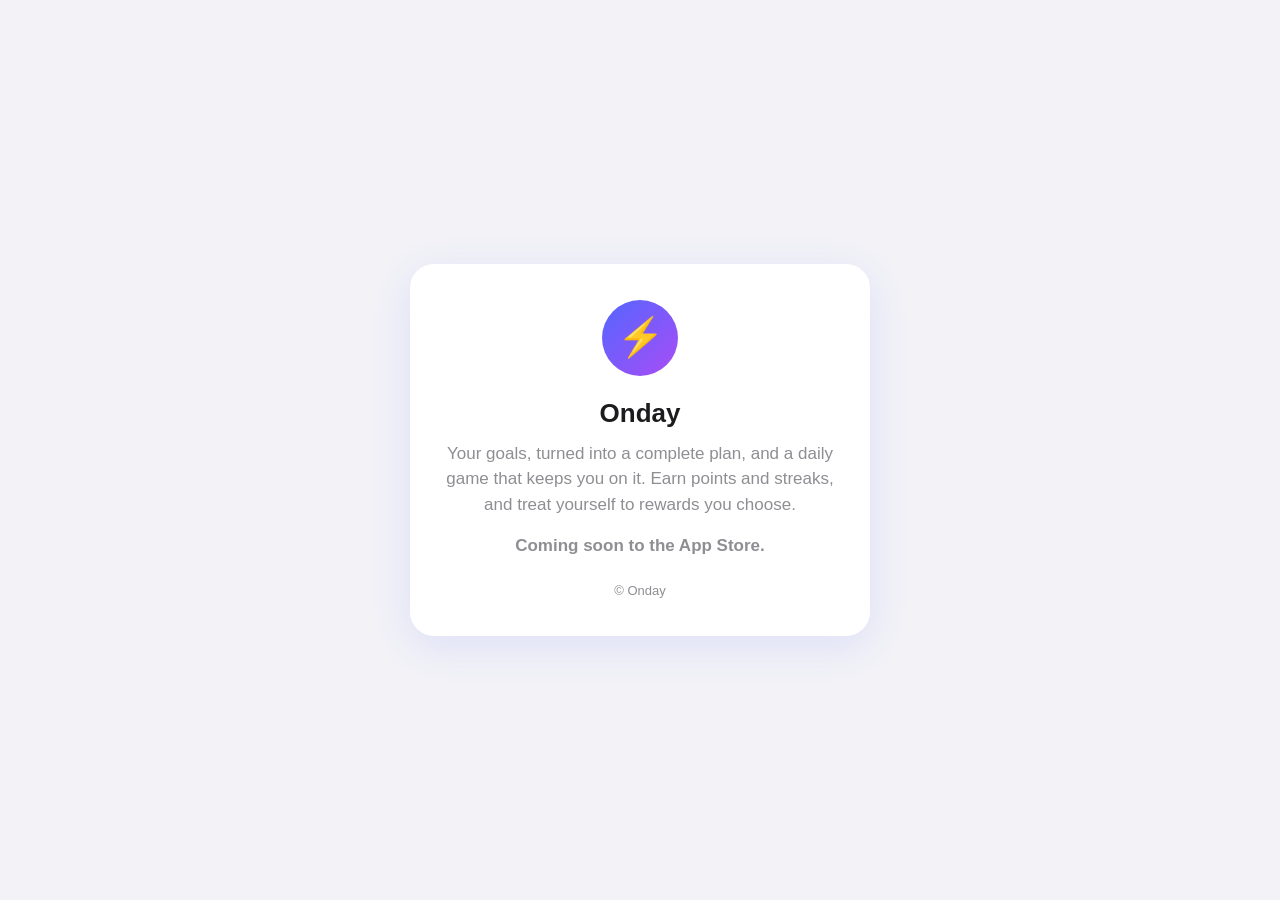
<file: index.html>
<!doctype html>
<html lang="en">
<head>
<meta charset="utf-8">
<meta name="viewport" content="width=device-width, initial-scale=1">
<title>Onday</title>
<meta name="description" content="Turn your fitness goal into a complete plan, then make every day a game you want to win.">
<link rel="stylesheet" href="/style.css">
</head>
<body>
<main class="card">
  <div class="logo" aria-hidden="true">⚡</div>
  <h1>Onday</h1>
  <p>Your goals, turned into a complete plan, and a daily game that keeps you on it. Earn points and streaks, and treat yourself to rewards you choose.</p>
  <p><strong>Coming soon to the App Store.</strong></p>
  <small>© Onday</small>
</main>
</body>
</html>
</file>
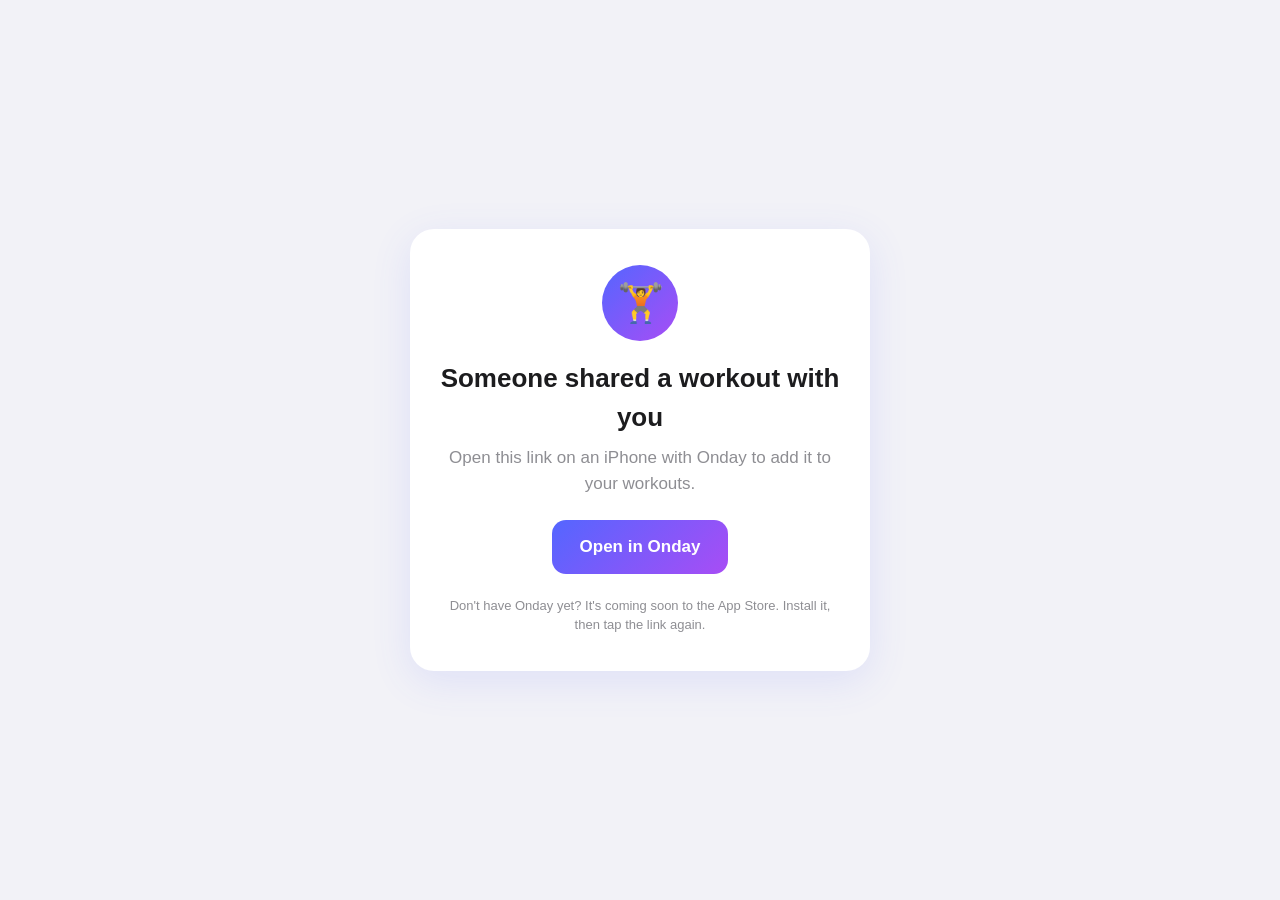
<file: share/index.html>
<!doctype html>
<html lang="en">
<head>
<meta charset="utf-8">
<meta name="viewport" content="width=device-width, initial-scale=1">
<meta name="robots" content="noindex">
<title>A workout shared from Onday</title>
<link rel="stylesheet" href="/style.css">
</head>
<body>
<!-- On an iPhone with Onday installed, a share link opens the app directly and this page never shows.
     The workout itself is in the part after #, which browsers never send to this website. -->
<main class="card">
  <div class="logo" aria-hidden="true">🏋️</div>
  <h1>Someone shared a workout with you</h1>
  <p id="why">Open this link on an iPhone with Onday to add it to your workouts.</p>
  <a class="button" id="open" href="#" hidden>Open in Onday</a>
  <small>Don't have Onday yet? It's coming soon to the App Store. Install it, then tap the link again.</small>
</main>
<script>
  if (/iPhone|iPad|iPod/.test(navigator.userAgent)) {
    document.getElementById("why").textContent =
      "If Onday is installed, tap the button to add this workout. If it isn't, install it first, then tap the link again.";
    var open = document.getElementById("open");
    open.href = "streaktreat://share" + window.location.hash;
    open.hidden = false;
  }
</script>
</body>
</html>
</file>
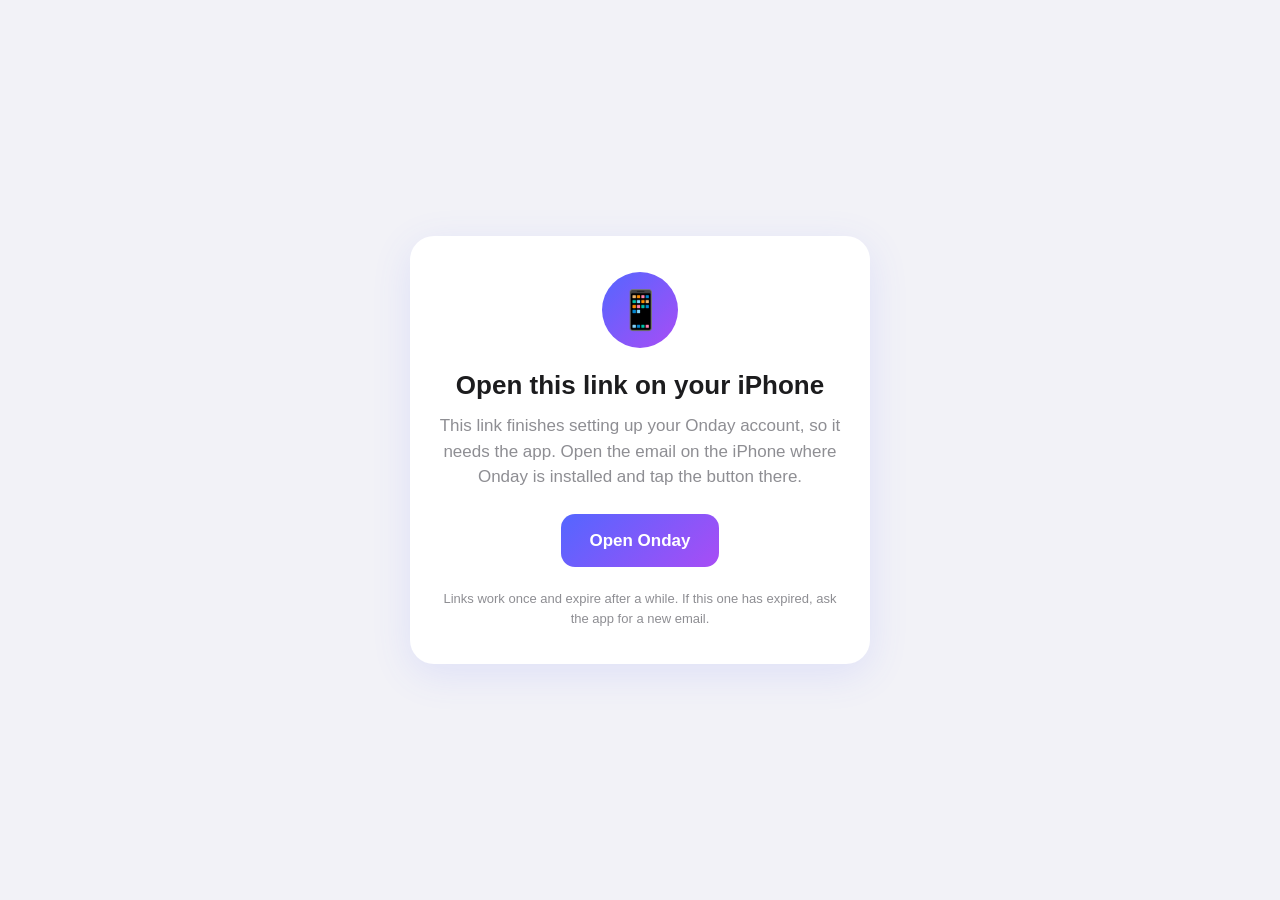
<file: auth/confirm/index.html>
<!doctype html>
<html lang="en">
<head>
<meta charset="utf-8">
<meta name="viewport" content="width=device-width, initial-scale=1">
<meta name="robots" content="noindex">
<title>Open in Onday</title>
<link rel="stylesheet" href="/style.css">
</head>
<body>
<!-- On an iPhone with Onday installed, tapping the email link opens the app directly and this page
     never shows. It's for people who opened the link on a computer, or before installing the app. -->
<main class="card">
  <div class="logo" aria-hidden="true">📱</div>
  <h1>Open this link on your iPhone</h1>
  <p id="why">This link finishes setting up your Onday account, so it needs the app. Open the email on the iPhone where Onday is installed and tap the button there.</p>
  <a class="button" id="open" href="#" hidden>Open Onday</a>
  <small>Links work once and expire after a while. If this one has expired, ask the app for a new email.</small>
</main>
<script>
  // On an iPhone, offer to open the app directly (in case the link was opened inside another app's browser).
  if (/iPhone|iPad|iPod/.test(navigator.userAgent)) {
    document.getElementById("why").textContent =
      "If Onday is installed, tap the button to finish in the app. If it isn't installed yet, install it first, then tap the link in the email again.";
    var open = document.getElementById("open");
    open.href = "streaktreat://auth/confirm" + window.location.search;
    open.hidden = false;
  }
</script>
</body>
</html>
</file>
<file: style.css>
:root { color-scheme: light dark; --indigo: #5466ff; --purple: #a84df5; }
* { box-sizing: border-box; }
body { margin: 0; font: 17px/1.5 -apple-system, BlinkMacSystemFont, "Segoe UI", Roboto, sans-serif;
       background: #f2f2f7; color: #1c1c1e; min-height: 100vh; display: flex; align-items: center; justify-content: center; padding: 24px; }
@media (prefers-color-scheme: dark) { body { background: #000; color: #f2f2f7; } .card { background: #1c1c1e; } }
.card { background: #fff; border-radius: 24px; padding: 36px 28px; max-width: 460px; width: 100%; text-align: center;
        box-shadow: 0 10px 40px rgba(84, 102, 255, 0.12); }
.logo { width: 76px; height: 76px; border-radius: 50%; margin: 0 auto 18px; display: flex; align-items: center; justify-content: center;
        background: linear-gradient(135deg, var(--indigo), var(--purple)); color: #fff; font-size: 38px; }
h1 { font-size: 26px; margin: 0 0 8px; }
p { color: #8e8e93; margin: 0 0 16px; }
.button { display: inline-block; margin-top: 8px; padding: 14px 28px; border-radius: 14px; color: #fff; font-weight: 600; text-decoration: none;
          background: linear-gradient(135deg, var(--indigo), var(--purple)); }
small { display: block; margin-top: 22px; color: #8e8e93; font-size: 13px; }
</file>
